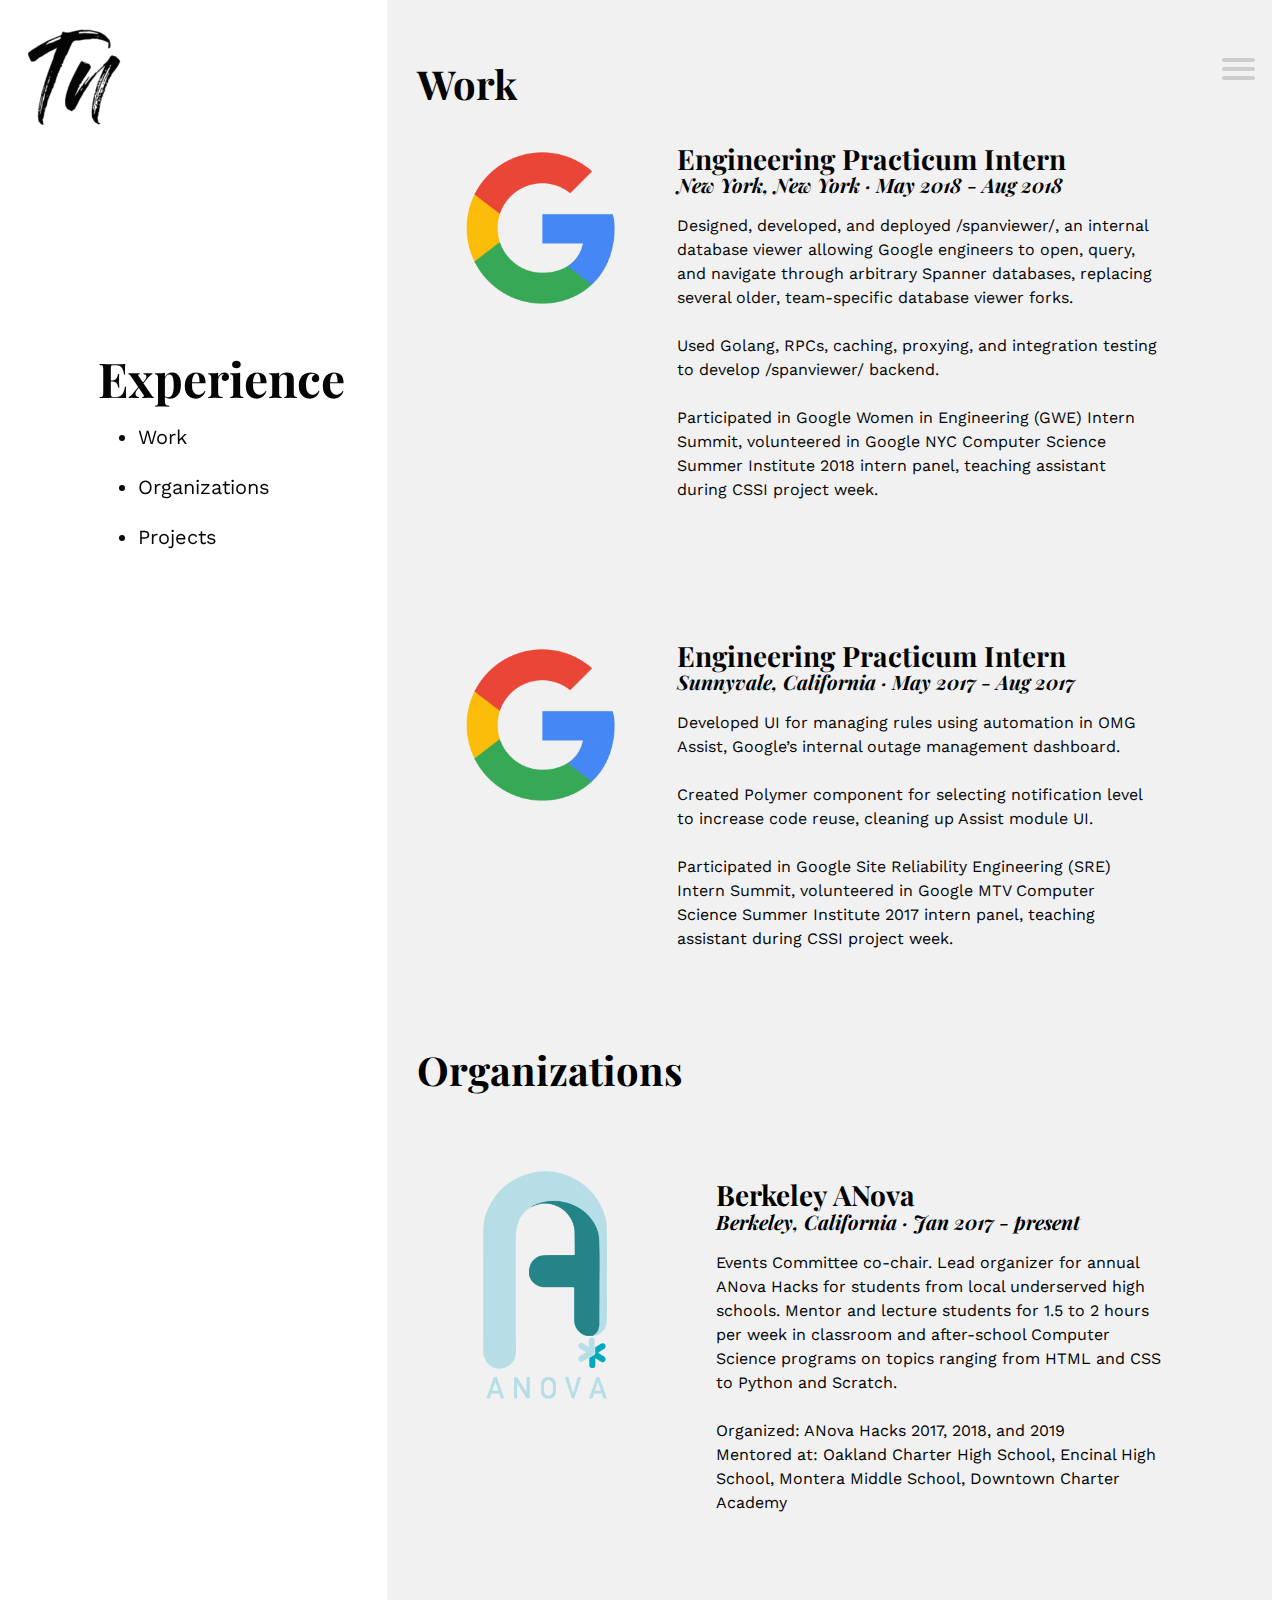
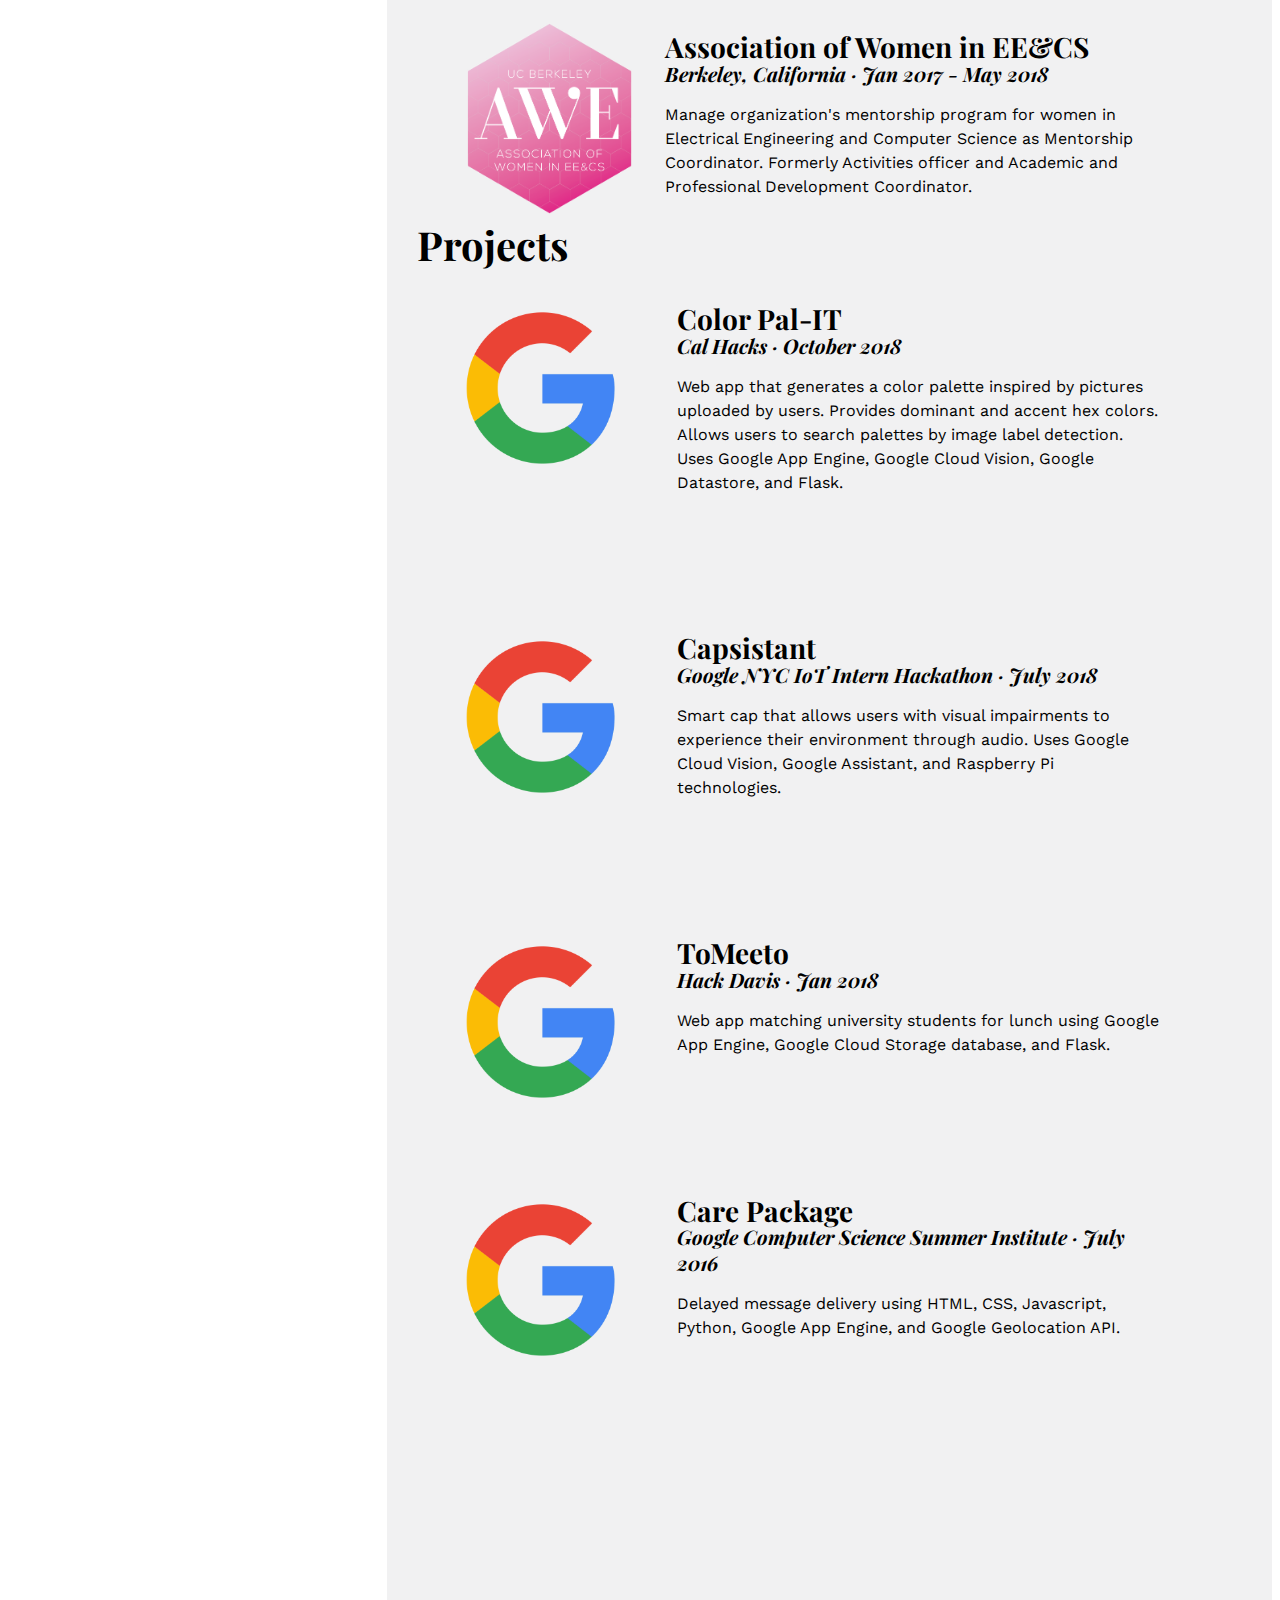
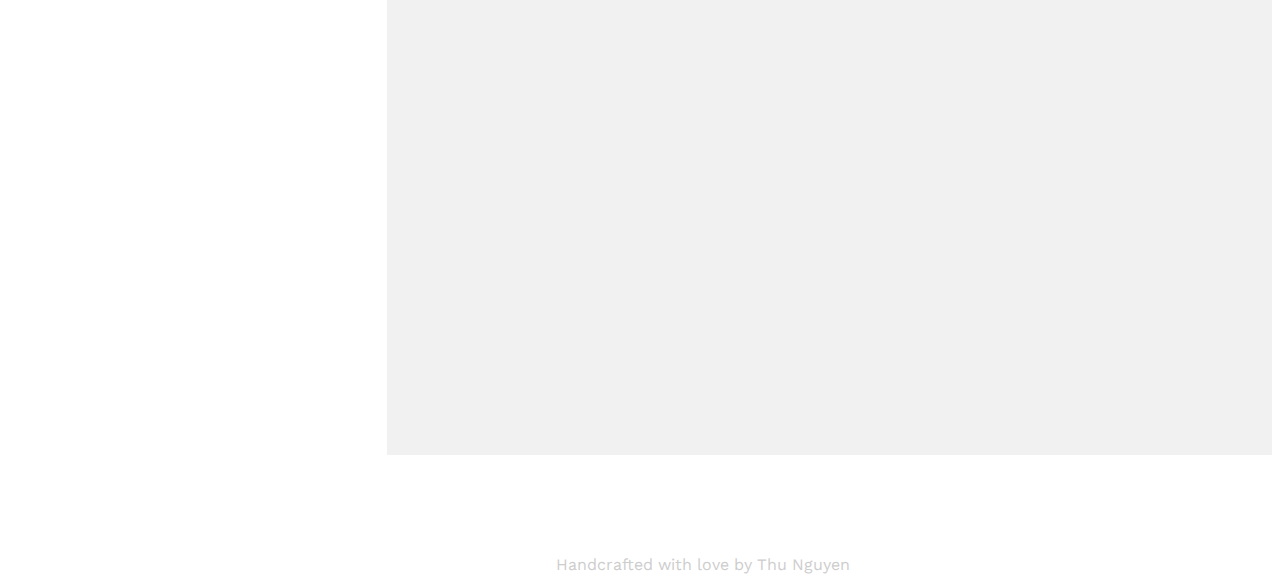
<file: experience.html>
<!DOCTYPE html>
<html>
  <head>
    <meta charset="utf-8">
    <link rel="shortcut icon" type="image/x-icon" href="favicon.ico">
    <title>Thu Nguyen</title>
    <link rel="stylesheet" type="text/css" href="website.css">
    <link href="https://fonts.googleapis.com/css?family=Playfair+Display:400,400i,700,900" rel="stylesheet">
    <link href="https://fonts.googleapis.com/css?family=Work+Sans:400,700" rel="stylesheet">
    <script type="text/javascript"
        src="https://ajax.googleapis.com/ajax/libs/jquery/1.7.1/jquery.min.js"></script>
    <script src="website.js"></script>
  </head>
  <body>

    <!-- Loader -->
    <div class="loader"></div>

    <!-- Logo -->
    <div id="logo-bar" id="experience-logo">
      <a href="/index.html"><img id="logo" src="images/logo 2.jpg"></a>
    </div>

    <!-- Navbar -->
    <nav role="navigation" id="navbar">
      <div id="menuToggle">
        <input type="checkbox"/>
        <span></span>
        <span></span>
        <span></span>
        <ul id="menu">
          <a href="/index.html" class="text"><li>Home</li></a>
          <a href="/experience.html" class="text"><li>Experience</li></a>
          <a href="/photo.html" class="text"><li>Photography</li></a>
          <a href="Thu_Nguyen.pdf" class="text"><li>Resume</li></a>
        </ul>
    </div>
    </nav>

    <!-- Side bar -->
    <div class="sidebar">
      <h1 class="header-1">
        Experience
      </h1>
      <ul class="sidebar-text">
        <a href="#experience-work" class="sidebar-text-item"><li>Work</li></a>
      </ul>
      <ul class="sidebar-text">
        <a href="#experience-organizations" class="sidebar-text-item"><li>Organizations</li></a>
      </ul>
      <ul class="sidebar-text">
        <a href="#experience-projects" class="sidebar-text-item"><li>Projects</li></a>
      </ul>
    </div>

    <div class="experience-page-content">

      <section id="experience-work">
        <h2 class="header-2" class="experience-header">
          <br>
          Work
        </h2>
        <div class="experience-work-item">
          <img class="experience-work-item-img" src="images/google.png">
          <div class="experience-work-item-desc">
            <h3 class="header-3">
              Engineering Practicum Intern
            </h3>
            <h4 class="header-4">
              New York, New York · May 2018 - Aug 2018
            </h4>
            <p class="body-text">
              Designed, developed, and deployed /spanviewer/, an internal database viewer allowing Google engineers to open, query, and navigate through arbitrary Spanner databases, replacing several older, team-specific database viewer forks.
              <br>
              <br>
              Used Golang, RPCs, caching, proxying, and integration testing to develop /spanviewer/ backend.
              <br>
              <br>
              Participated in Google Women in Engineering (GWE) Intern Summit, volunteered in Google NYC Computer
              Science Summer Institute 2018 intern panel, teaching assistant during CSSI project week.
            </p>
          </div>
        </div>
        <div class="experience-work-item">
          <img class="experience-work-item-img" src="images/google.png">
          <div class="experience-work-item-desc">
            <h3 class="header-3">
              Engineering Practicum Intern
            </h3>
            <h4 class="header-4">
              Sunnyvale, California · May 2017 - Aug 2017
            </h4>
            <p class="body-text">
              Developed UI for managing rules using automation in OMG Assist, Google’s internal outage management dashboard.
              <br>
              <br>
              Created Polymer component for selecting notification level to increase code reuse, cleaning up Assist module UI.
              <br>
              <br>
              Participated in Google Site Reliability Engineering (SRE) Intern Summit, volunteered in Google MTV Computer
              Science Summer Institute 2017 intern panel, teaching assistant during CSSI project week.
            </p>
          </div>
        </div>
      </section>

      <!-- Organizations -->

      <section id="experience-organizations">
        <h2 class="header-2" class="experience-header" id="experience-org-header">
          Organizations
        </h2>
        <div class="experience-work-item">
          <img id="experience-org-item-img-1" src="images/anova.png">
          <div class="experience-org-item-desc">
            <h3 class="header-3">
              Berkeley ANova
            </h3>
            <h4 class="header-4">
              Berkeley, California · Jan 2017 - present
            </h4>
            <p class="body-text">
              Events Committee co-chair.
              Lead organizer for annual ANova Hacks for students from local underserved high schools. Mentor and lecture
              students for 1.5 to 2 hours per week in classroom and after-school Computer Science programs on topics
              ranging from HTML and CSS to Python and Scratch.
              <br>
              <br>
              Organized: ANova Hacks 2017, 2018, and 2019
              <br>
              Mentored at: Oakland Charter High School, Encinal High School, Montera Middle School, Downtown Charter Academy
            </p>
          </div>
        </div>
        <div class="experience-work-item">
          <img id="experience-org-item-img-2" src="images/awe.png">
          <div class="experience-org-item-desc-2">
            <h3 class="header-3">
              Association of Women in EE&CS
            </h3>
            <h4 class="header-4">
              Berkeley, California · Jan 2017 - May 2018
            </h4>
            <p class="body-text">
              Manage organization's mentorship program for women in Electrical Engineering and Computer Science as Mentorship Coordinator.
              Formerly Activities officer and Academic and Professional Development Coordinator.
            </p>
          </div>
        </div>
      </section>

      <!-- Projects -->

      <section id="experience-projects">
        <h2 class="header-2" class="experience-header" id="experience-proj-header">
          Projects
        </h2>
        <div class="experience-work-item">
          <img class="experience-work-item-img" src="images/google.png">
          <div class="experience-work-item-desc">
            <h3 class="header-3">
              Color Pal-IT
            </h3>
            <h4 class="header-4">
              Cal Hacks · October 2018
            </h4>
            <p class="body-text">
              Web app that generates a color palette inspired by pictures uploaded by users. Provides dominant and accent hex colors. Allows users to search palettes by image label detection.
              Uses Google App Engine, Google Cloud Vision, Google Datastore, and Flask.
            </p>
          </div>
        </div>
        <div class="experience-work-item">
          <img class="experience-work-item-img" src="images/google.png">
          <div class="experience-work-item-desc">
            <h3 class="header-3">
              Capsistant
            </h3>
            <h4 class="header-4">
              Google NYC IoT Intern Hackathon · July 2018
            </h4>
            <p class="body-text">
              Smart cap that allows users with visual impairments to experience their environment through audio. Uses Google Cloud Vision, Google Assistant, and Raspberry Pi technologies.
            </p>
          </div>
        </div>
        <div class="experience-work-item">
          <img class="experience-work-item-img" src="images/google.png">
          <div class="experience-work-item-desc">
            <h3 class="header-3">
              ToMeeto
            </h3>
            <h4 class="header-4">
              Hack Davis · Jan 2018
            </h4>
            <p class="body-text">
              Web app matching university students for lunch using Google App Engine, Google Cloud Storage database, and Flask.
            </p>
          </div>
        </div>
        <div class="experience-work-item">
          <img class="experience-work-item-img" src="images/google.png">
          <div class="experience-work-item-desc">
            <h3 class="header-3">
              Care Package
            </h3>
            <h4 class="header-4">
              Google Computer Science Summer Institute · July 2016
            </h4>
            <p class="body-text">
              Delayed message delivery using HTML, CSS, Javascript, Python, Google App Engine, and Google Geolocation API.
            </p>
          </div>
        </div>
        <!-- <div class="experience-work-item">
          <img class="experience-work-item-img" src="images/google.png">
          <div class="experience-work-item-desc">
            <h3 class="header-3">
              Engineering Practicum Intern
            </h3>
            <p class="body-text">
              Intern for Google during Summer 2017, working on OMG Assist Team
            </p>
          </div>
        </div> -->
      </section>

    </div>
    <div id="footer">
      <p class="body-text" id="footer">
        Handcrafted with love by Thu Nguyen
      </p>
    </div>


  </body>
</html>
</file>
<file: website.css>
/*font*/

@font-face {
font-family: "Gloss and Bloom";
src: url("css/fonts/Gloss_And_Bloom.ttf");
}

/*loader*/

.loader {
	position: fixed;
	left: 0px;
	top: 0px;
	width: 100%;
	height: 100%;
	z-index: 9999;
	background: url('images/ajax-loader.gif') 50% 50% no-repeat rgb(249,249,249);
}




/*universal*/


body, html {
  height: 100%;
}

.content {
  position: fixed;
}

#footer {
  margin-bottom: 0%;
  margin-top: 92vh;
  color: #cdcdcd;
  text-align: center;
  z-index: 1;
}

#photo-footer {
  color: #cdcdcd;
  display:block;
  position: absolute;
  bottom: 0;
  width: 100%;
}

#logo {
  width: 15%;
}

#logo-bar {
  position: fixed;
  padding: 20px
}

.content {
  position: absolute;
  margin-top: 7%;
  margin-left: 15%;
  margin-right: 15%;
}

.header-1 {
  font-family: Playfair Display;
  font-style: bold;
  font-size: 48px;
  line-height: 98%;
  margin-top: 0px;
  margin-bottom: 0px;
}

.header-2 {
  font-family: Playfair Display;
  font-style: bold;
  font-size: 40px;
  line-height: 98%;
  margin-top: 0px;
  margin-bottom: 0px;
}

.header-3 {
  font-family: Playfair Display;
  font-style: bold;
  font-size: 28px;
  line-height: 98%;
  margin-top: 0px;
  margin-bottom: 0px;
	margin-left: 10%;
}

.header-4 {
  font-family: Playfair Display;
  font-style: italic;
  font-size: 20px;
  line-height: 130%;
  margin-top: 0px;
  margin-bottom: 0px;
	margin-left: 10%;
}

.text, .text li {
  font-family: Playfair Display;
  font-size: 20px;
  line-height: 150%;
  text-decoration: none;
  color: black;
}

.body-text {
  font-family: Work Sans;
  font-size: 16px;
  line-height: 150%;
  text-decoration: none;
  color: black;
	margin-left: 10%;
}

.list-item {
  font-family: Playfair Display;
}

.sidebar {
  position: fixed;
  float: left;
  margin-left: 7%;
  margin-top: 25%;
}

.page-content {
  position: relative;
  margin-left: 30%;
}

.sidebar-text{
  font-family: Work Sans;
  font-size: 20px;
  line-height: 150%;
  text-decoration: none;
  color: black;
  font-style: bold 700;
}

.sidebar-text-item {
  text-decoration: none;
  color: black;
}

/*navbar*/

#navigation {
  overflow-x: hidden;
}

.navbar-text {
  font-family: Playfair Display;
  font-size: 20px;
  line-height: 150%;
  text-decoration: none;
  color: black;
  font-style: bold 700;
}

#menuToggle {
  display: block;
  position: relative;
  top: 50px;
  right: 50px;

  z-index: 1;

  -webkit-user-select: none;
  user-select: none;
}

#menuToggle input {
  display: block;
  width: 40px;
  height: 32px;
  position: absolute;
  top: -7px;
  left: 100%;

  cursor: pointer;

  opacity: 0;
  background-color: red;
  z-index: 2;

  -webkit-touch-callout: none;
}

#menuToggle span {
  display: block;
  width: 33px;
  height: 4px;
  margin-bottom: 5px;
  position: relative;
  left: 100%;

  background: #cdcdcd;
  border-radius: 3px;
  z-index: 1;
  transform-origin: 4px 0px;

  transition: transform 0.5s cubic-bezier(0.77,0.2,0.05,1.0),
              background 0.5s cubic-bezier(0.77,0.2,0.05,1.0),
              opacity 0.55s ease;
}

#menuToggle span:first-child {
  transform-origin: 0% 0%;
}

#menuToggle span:nth-last-child(2) {
  transform-origin: 0% 100%;
}

#menuToggle input:checked ~ span
{
  opacity: 1;
  transform: rotate(45deg) translate(-2px, -1px);
  background: #232323;
}

#menuToggle input:checked ~ span:nth-last-child(3)
{
  opacity: 0;
  transform: rotate(0deg) scale(0.2, 0.2);
}

#menuToggle input:checked ~ span:nth-last-child(2)
{
  transform: rotate(-45deg) translate(0, -1px);
}

#menu {
  min-height: 80vh;
  position: absolute;
  width: 300px;
  margin: -100px 0 0 -50px;
  padding: 50px;
  padding-top: 125px;
  left: 90%;

  background: #ededed;
  opacity: 0.9;
  list-style-type: none;
  -webkit-font-smoothing: antialiased;

  transform-origin: 0% 0%;
  transform: translate(100%, 0);

  transition: transform 0.5s cubic-bezier(0.77,0.2,0.05,1.0);
}

#menu li {
  padding: 10px 0;
  font-size: 22px;
}

#menuToggle input:checked ~ ul
{
  transform: none;
}

#menuToggle input ~ #menu {
  opacity: 0;
  display: none;
  overflow: hidden;
}

#menuToggle input:checked ~ #menu {
  opacity: 0.9;
  transform: translate(-30%, 0);

  transition: transform 0.5s cubic-bezier(0.77,0.2,0.05,1.0);
  display: inline-block;
}


/*index.html*/

#index-body {
  overflow-y: hidden;
}

#index-my-photo {
  position: fixed;
  width: 40%;
  float: left;
  margin-left: -3%;
  margin-top: 5%;
}

#index-description {
  position: fixed;
  float: left;
  margin-left: 43%;
  margin-top: 5%;
  width: 400px;
}

#name {
  font-family: Gloss and Bloom;
  line-height: 150%;
}

/*(Source: https://codepen.io/erikterwan/pen/EVzeRP)*/

/*experience.html*/

#experience-projects {
  margin-top: 80%;
  padding-top: 5%;
}

#experience-organizations {
  margin-top: 65%;
}

.experience-page-content {
  position: relative;
  margin-left: 30%;
  background-color: #f1f1f2;
  padding: 30px;
  margin-top: -40px;
  height: 400vh;
  margin-bottom: -730px;
}

.experience-work-item {
  float: left;
  width: 100%;
}

.experience-work-item-img {
  padding: 5%;
  width: 20%;
  float: left;
}

.experience-work-item-desc {
  padding: 10%;
  margin-left: 15%;
  margin-top: -5%;
}

.experience-header {
  float: left;
}

#experience-org-item-img-1 {
  width: 15%;
  padding-left: 8%;
  padding-top: 10%;
  float: left;
}

#experience-org-item-img-2 {
  width: 20%;
  padding-left: 6%;
  padding-top: 10%;
  padding-right: 0%;
  margin-right: 4%;
  float: left;
}

.experience-org-item-desc {
  display: inline-block;
  float: left;
  margin-top: 10%;
  margin-left: 6%;
  padding: 10px;
  width: 60%;
}

.experience-org-item-desc-2 {
  /*display: inline-block;*/
  /*float: left;*/
  margin-top: 10%;
  margin-left: 5%;
  padding: 10px;
  width: 85%;
}

/*photo.html*/

#photo-body {
  overflow-y: hidden;
	overflow-x: hidden;
}

#photo-emily {
  display: none;
}

#photo-ikea {
  display: none;
}

#photo-citp {
	display: none;
}

#photo-fa18 {
  display: none;
}

#photo-max {
  display: block;
}

.photo-carousel {
  display: block;
  position: absolute;
  width: 100%;
  overflow: auto;
  white-space:nowrap;
}

.photo-carousel .slide {
  display: inline-block;
  padding: 99px;
  width: 60%;
  vertical-align: middle;
}

.photo-img {
  margin-top: -7%;
  width: 100%;
}

.photo-img-ikea {
	margin-top: 13%;
  width: 100%;
}

.photo-img-fa18 {
	margin-top: 10%;
  width: 100%;
}

#portrait-photo {
  width: 72%;
}

#photo-list-item-max {
	font-weight: bold;
}
</file>
